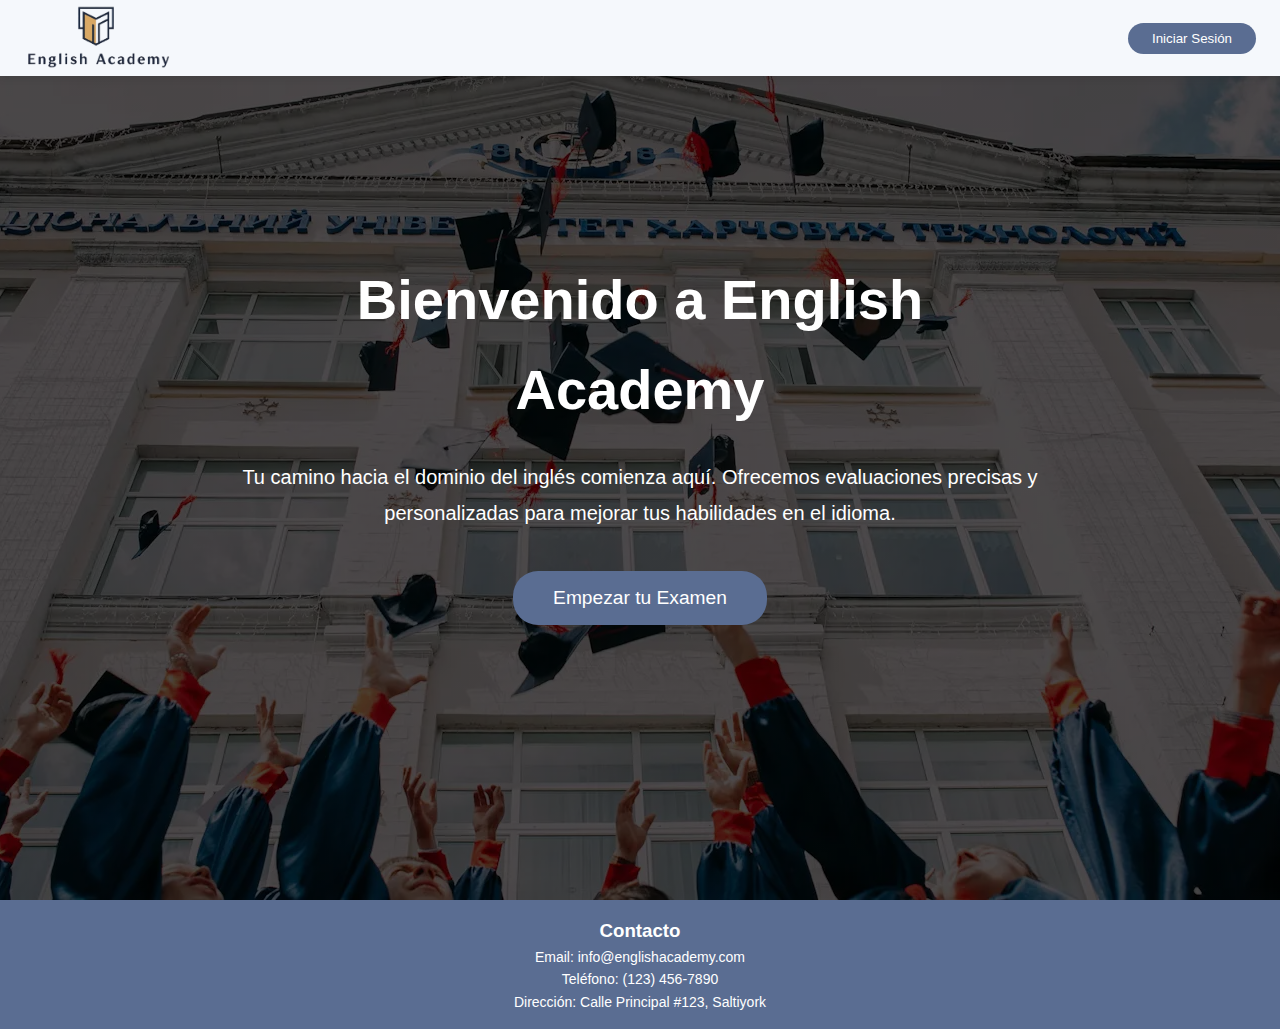
<file: index.html>
<!DOCTYPE html>
<html lang="es">

<head>
  <meta charset="UTF-8">
  <meta name="viewport" content="width=device-width, initial-scale=1.0">
  <title>English Academy</title>
  <link rel="stylesheet" href="css/base.css">
  <link rel="stylesheet" href="css/index.css">
</head>

<body>
  <header>
    <div class="logo">
      <img id="homeLogoBtn" alt="English Academy Logo" class="logo-img" src="src/img/LOGOEnglishAcademy.png"
        style="width: 150px; height: auto;" />
    </div>
    <div class="auth-section">
      <button id="loginBtn" class="auth-button">Iniciar Sesión</button>
      <div id="userProfile" class="user-profile hidden">
        <div class="profile-trigger">
          <img id="userProfileImg" alt="User Profile" class="profile-img" src="src/img/sinfoto.png" />
          <span id="userName"></span>
        </div>
        <div id="profileMenu" class="profile-menu hidden">
          <button id="viewProfileBtn">Mi Perfil</button>
          <button id="myExamsBtn">Mis Exámenes</button>
          <button id="myStatsBtn">Mis Estadísticas</button>
          <button id="logoutBtn">Cerrar Sesión</button>
        </div>
      </div>
    </div>
  </header>

  <main>
    <!-- Página Principal -->
    <section id="homePage" class="home-page">
      <div class="hero-content">
        <h1>Bienvenido a English Academy</h1>
        <p>Tu camino hacia el dominio del inglés comienza aquí. Ofrecemos evaluaciones precisas y personalizadas para
          mejorar tus habilidades en el idioma.</p>
        <button id="startExamBtn" class="cta-button">Empezar tu Examen</button>
      </div>
    </section>
  </main>

  <footer class="site-footer">
    <div class="footer-content">
      <div class="contact-info">
        <h3>Contacto</h3>
        <p>Email: info@englishacademy.com</p>
        <p>Teléfono: (123) 456-7890</p>
        <p>Dirección: Calle Principal #123, Saltiyork</p>
      </div>
    </div>
  </footer>
  <script src="js/base.js"></script>
  <script src="js/index.js"></script>

</body>

</html>
</file>
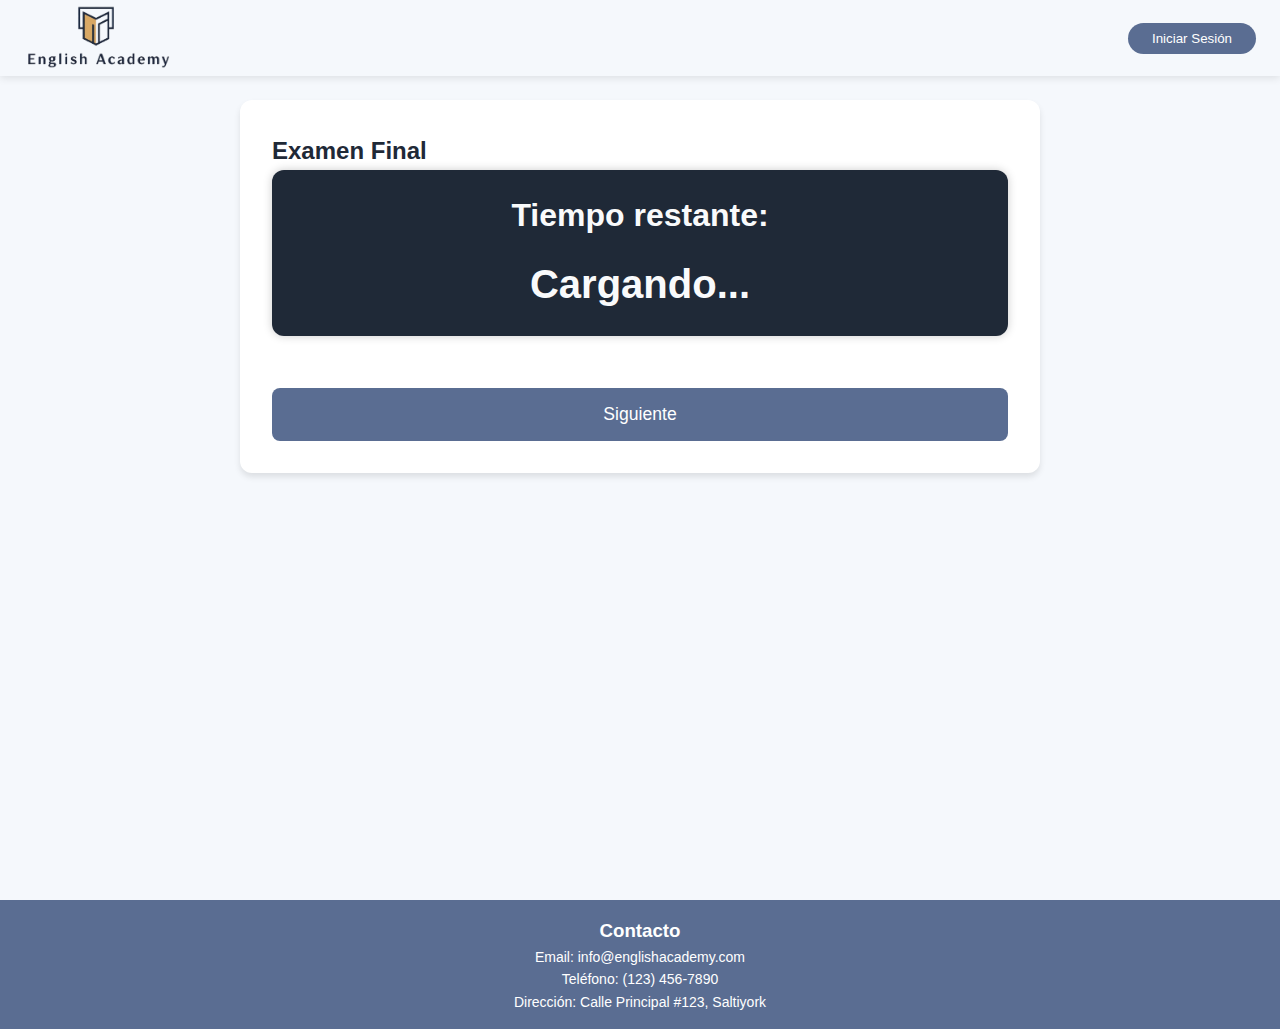
<file: exam-final.html>
<!DOCTYPE html>
<html lang="es">
<head>
  <meta charset="UTF-8">
  <meta name="viewport" content="width=device-width, initial-scale=1.0">
  <title>Examen Final - English Academy</title>
  <link rel="stylesheet" href="css/base.css">
  <link rel="stylesheet" href="css/exam-content.css">
  <link rel="stylesheet" href="css/timer.css"> <!-- Agregamos estilos del temporizador -->
</head>
<body>
  <header>
    <div class="logo">
      <img id="homeLogoBtn" alt="English Academy Logo" class="logo-img" src="src/img/LOGOEnglishAcademy.png" style="width: 150px; height: auto;" />
    </div>
    <div class="auth-section">
      <button id="loginBtn" class="auth-button">Iniciar Sesión</button>
      <div id="userProfile" class="user-profile hidden">
        <div class="profile-trigger">
          <img id="userProfileImg" alt="User Profile" class="profile-img" src="src/img/sinfoto.png" />
          <span id="userName"></span>
        </div>
        <div id="profileMenu" class="profile-menu hidden">
          <button id="viewProfileBtn">Mi Perfil</button>
          <button id="myExamsBtn">Mis Exámenes</button>
          <button id="myStatsBtn">Mis Estadísticas</button>
          <button id="logoutBtn">Cerrar Sesión</button>
        </div>
      </div>
    </div>
  </header>

  <main>
    <section class="exam-content-page">
      <div class="exam-questions-container">
        <h2>Examen Final</h2>
        
        <!-- Temporizador -->
        <div class="timer-box">
          <h1>Tiempo restante:</h1>
          <div id="countdown">Cargando...</div>
        </div>

        <div id="finalQuestions"></div>
        <button id="submitFinalExam" class="submit-exam-button">Siguiente</button>

        <div id="finalResults" class="exam-results hidden">
          <div class="score-circle">
            <div class="score-number">0%</div>
            <div class="score-label"></div>
          </div>
        </div>
      </div>
    </section>
  </main>

  <footer class="site-footer">
    <div class="footer-content">
      <div class="contact-info">
        <h3>Contacto</h3>
        <p>Email: info@englishacademy.com</p>
        <p>Teléfono: (123) 456-7890</p>
        <p>Dirección: Calle Principal #123, Saltiyork</p>
      </div>
    </div>
  </footer>
  
<script src="js/base.js"></script>
  <script src="js/exam-final.js"></script>
</body>
</html>
</file>
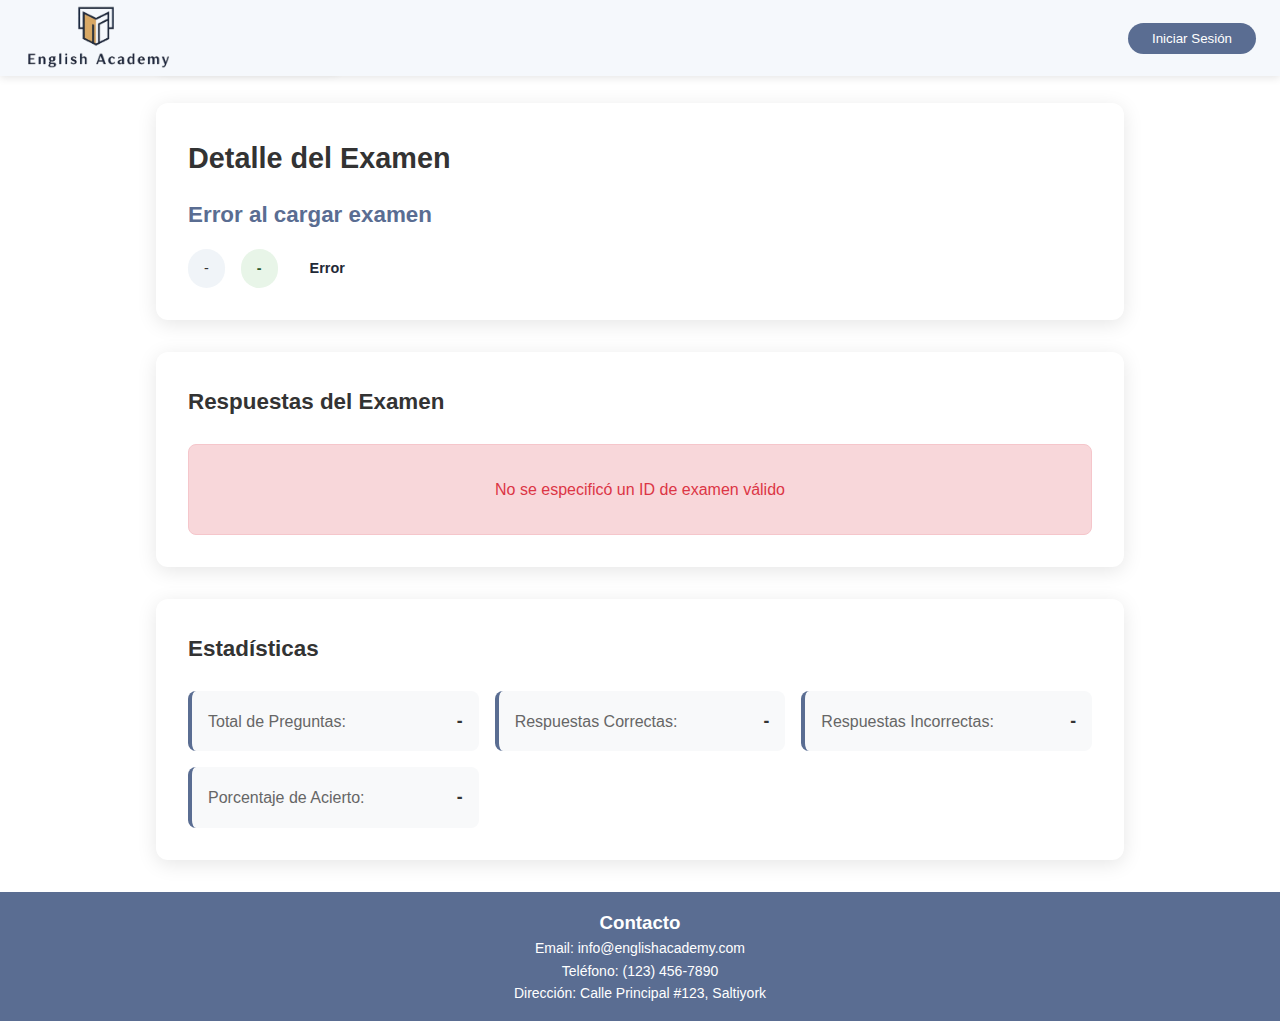
<file: exam-history.html>
<!DOCTYPE html>
<html lang="es">
<head>
  <meta charset="UTF-8">
  <meta name="viewport" content="width=device-width, initial-scale=1.0">
  <title>Historial de Examen - English Academy</title>
  <link rel="stylesheet" href="css/base.css">
  <link rel="stylesheet" href="css/exam-history.css">
</head>
<body>
  <header>
    <div class="logo">
      <img id="homeLogoBtn" alt="English Academy Logo" class="logo-img" src="src/img/LOGOEnglishAcademy.png" style="width: 150px; height: auto;" />
    </div>
    <div class="auth-section">
      <button id="loginBtn" class="auth-button">Iniciar Sesión</button>
      <div id="userProfile" class="user-profile hidden">
        <div class="profile-trigger">
          <img id="userProfileImg" alt="User Profile" class="profile-img" src="src/img/sinfoto.png" />
          <span id="userName"></span>
        </div>
        <div id="profileMenu" class="profile-menu hidden">
          <button id="viewProfileBtn">Mi Perfil</button>
          <button id="myExamsBtn">Mis Exámenes</button>
          <button id="myStatsBtn">Mis Estadísticas</button>
          <button id="logoutBtn">Cerrar Sesión</button>
        </div>
      </div>
    </div>
  </header>

  <main>
    <section class="history-page">
      <div class="history-container">
        <div class="back-button-container">
          <button id="backToResultsBtn" class="back-button">
            ← Volver a Resultados
          </button>
        </div>
        
        <div class="exam-summary">
          <h2>Detalle del Examen</h2>
          <div class="exam-info">
            <div class="exam-header">
              <h3 id="examTitle">Cargando...</h3>
              <div class="exam-metadata">
                <span id="examDate" class="exam-date"></span>
                <span id="examScore" class="exam-score"></span>
                <span id="examStatus" class="exam-status"></span>
              </div>
            </div>
          </div>
        </div>

        <div class="questions-container">
          <h3>Respuestas del Examen</h3>
          <div id="questionsHistory" class="questions-list">
            <div class="loading">Cargando historial del examen...</div>
          </div>
        </div>

        <div class="statistics-container">
          <h3>Estadísticas</h3>
          <div class="stats-grid">
            <div class="stat-item">
              <span class="stat-label">Total de Preguntas:</span>
              <span id="totalQuestions" class="stat-value">-</span>
            </div>
            <div class="stat-item">
              <span class="stat-label">Respuestas Correctas:</span>
              <span id="correctAnswers" class="stat-value">-</span>
            </div>
            <div class="stat-item">
              <span class="stat-label">Respuestas Incorrectas:</span>
              <span id="incorrectAnswers" class="stat-value">-</span>
            </div>
            <div class="stat-item">
              <span class="stat-label">Porcentaje de Acierto:</span>
              <span id="accuracyPercentage" class="stat-value">-</span>
            </div>
          </div>
        </div>
      </div>
    </section>
  </main>

  <footer class="site-footer">
    <div class="footer-content">
      <div class="contact-info">
        <h3>Contacto</h3>
        <p>Email: info@englishacademy.com</p>
        <p>Teléfono: (123) 456-7890</p>
        <p>Dirección: Calle Principal #123, Saltiyork</p>
      </div>
    </div>
  </footer>
  
  <script src="js/base.js"></script>
  <script src="js/exam-history.js"></script>
</body>
</html>
</file>
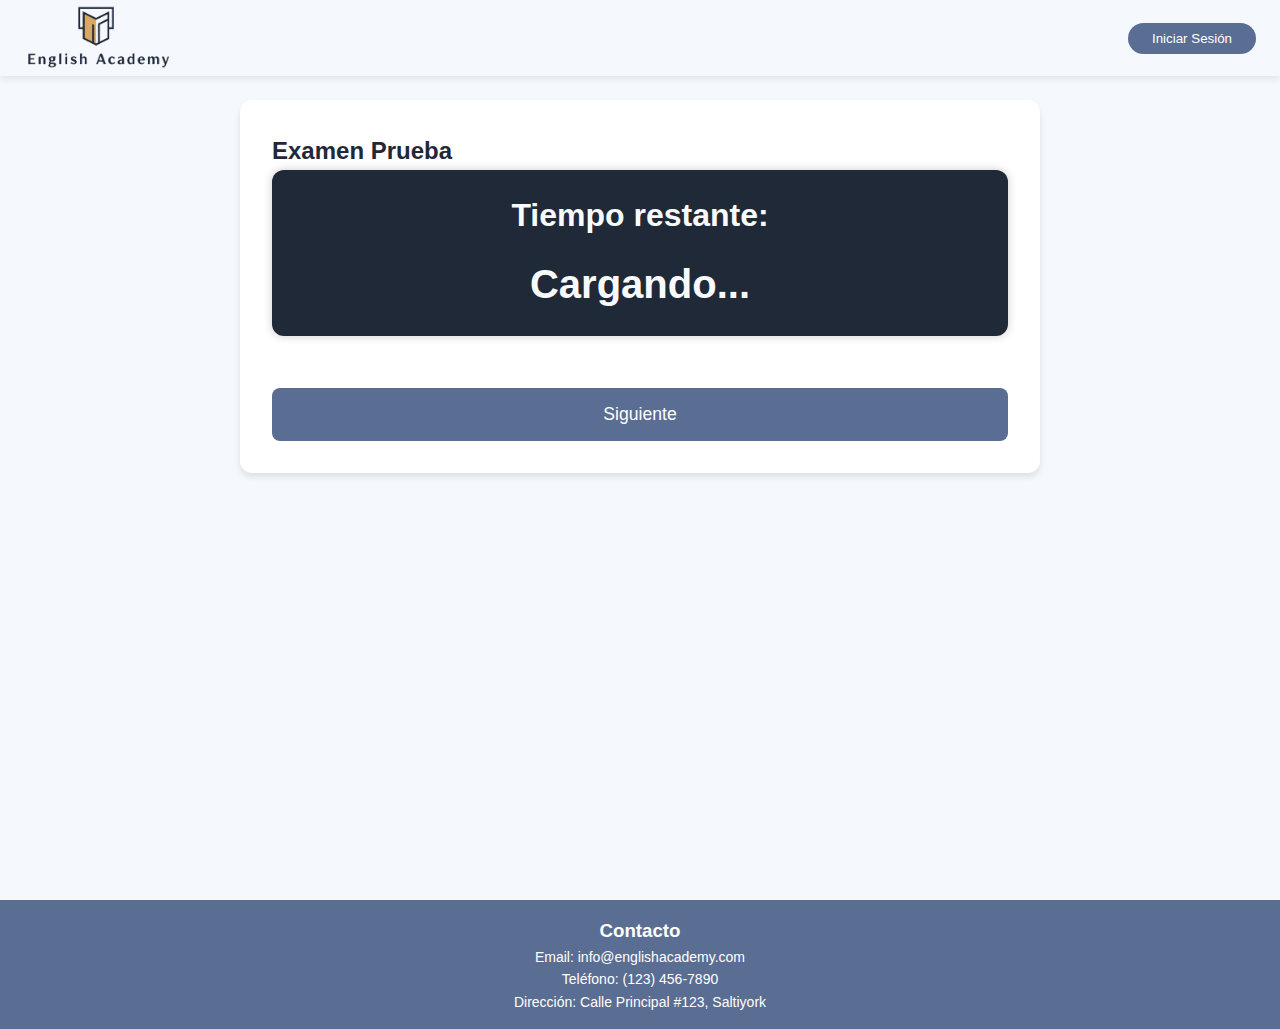
<file: exam-prueba.html>
<!-- exam-final.html -->
<!DOCTYPE html>
<html lang="es">
<head>
  <meta charset="UTF-8">
  <meta name="viewport" content="width=device-width, initial-scale=1.0">
  <title>Examen Final - English Academy</title>
  <link rel="stylesheet" href="css/base.css">
  <link rel="stylesheet" href="css/exam-content.css">
  <link rel="stylesheet" href="css/timer.css"> <!-- Agregamos estilos del temporizador -->
</head>

<body>
  <header>
    <div class="logo">
      <img id="homeLogoBtn" alt="English Academy Logo" class="logo-img" src="src/img/LOGOEnglishAcademy.png" style="width: 150px; height: auto;" />
    </div>
    <div class="auth-section">
      <button id="loginBtn" class="auth-button">Iniciar Sesión</button>
      <div id="userProfile" class="user-profile hidden">
        <div class="profile-trigger">
          <img id="userProfileImg" alt="User Profile" class="profile-img" src="src/img/sinfoto.png" />
          <span id="userName"></span>
        </div>
        <div id="profileMenu" class="profile-menu hidden">
          <button id="viewProfileBtn">Mi Perfil</button>
          <button id="myExamsBtn">Mis Exámenes</button>
          <button id="myStatsBtn">Mis Estadísticas</button>
          <button id="logoutBtn">Cerrar Sesión</button>
        </div>
      </div>
    </div>
  </header>

  <main>
    <section class="exam-content-page">
      <div class="exam-questions-container">
        <h2>Examen Prueba</h2>

        <!-- Temporizador -->
        <div class="timer-box">
          <h1>Tiempo restante:</h1>
          <div id="countdown">Cargando...</div>
        </div>

        <div id="pruebaQuestions"></div>
        <button id="submitPruebaExam" class="submit-exam-button">Siguiente</button>

        <div id="pruebaResults" class="exam-results hidden">
          <div class="score-circle">
            <div class="score-number">0%</div>
            <div class="score-label"></div>
          </div>
        </div>
      </div>
    </section>
  </main>

  <footer class="site-footer">
    <div class="footer-content">
      <div class="contact-info">
        <h3>Contacto</h3>
        <p>Email: info@englishacademy.com</p>
        <p>Teléfono: (123) 456-7890</p>
        <p>Dirección: Calle Principal #123, Saltiyork</p>
      </div>
    </div>
  </footer>

  <script src="js/base.js"></script>
  <script src="js/exam-prueba.js"></script>
</body>
</html>
</file>
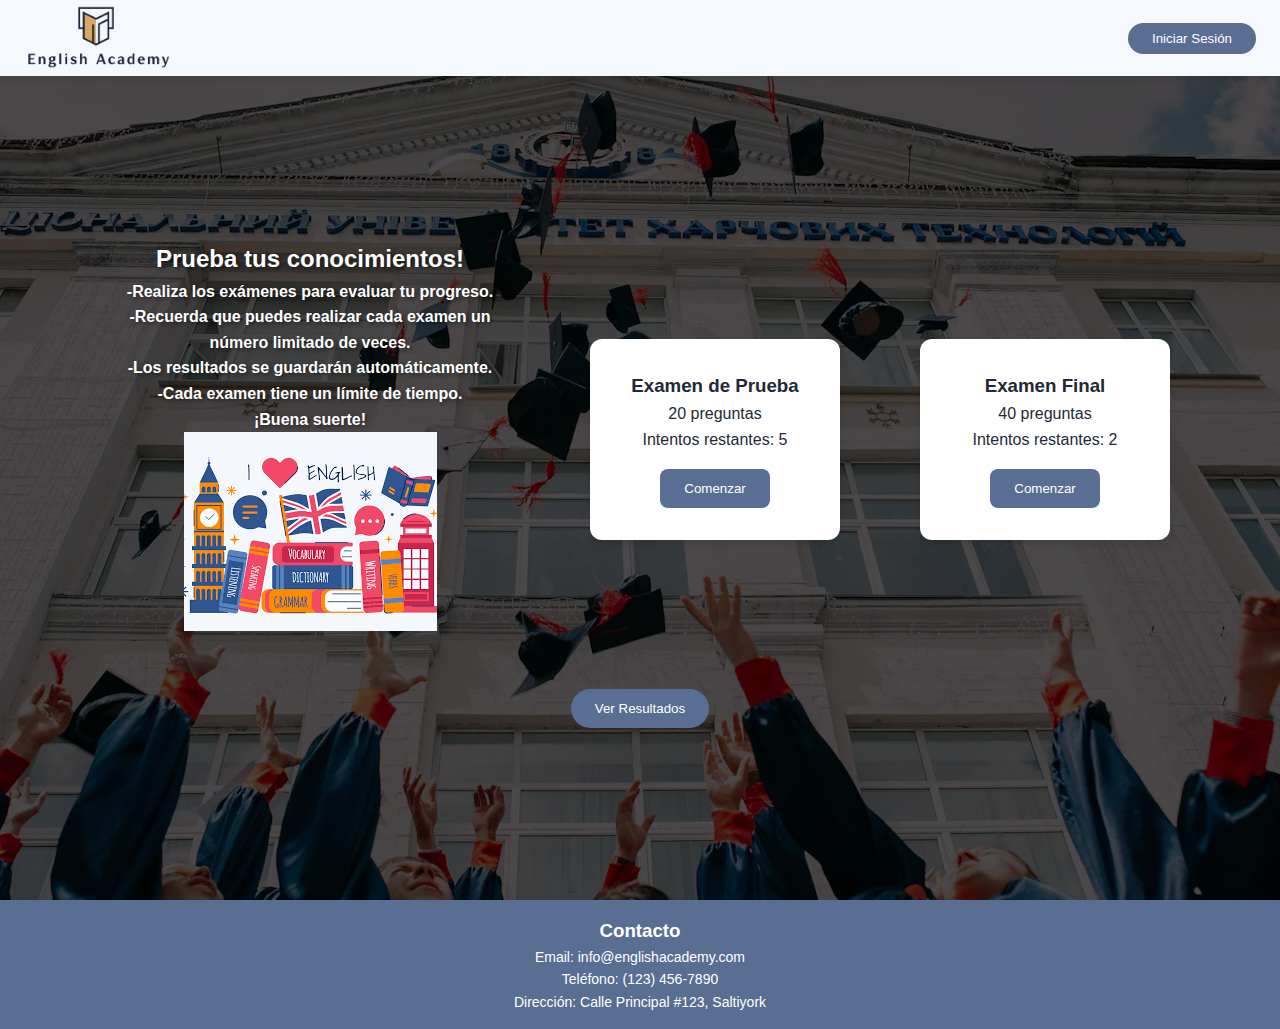
<file: exams.html>
<!DOCTYPE html>
<html lang="es">
<head>
  <meta charset="UTF-8">
  <meta name="viewport" content="width=device-width, initial-scale=1.0">
  <title>Mis Exámenes - English Academy</title>
  <link rel="stylesheet" href="css/base.css">
  <link rel="stylesheet" href="css/exams.css">
</head>
<body>
  <header>
    <div class="logo">
      <img id="homeLogoBtn" alt="English Academy Logo" class="logo-img" src="src/img/LOGOEnglishAcademy.png"
        style="width: 150px; height: auto;" />
    </div>
    <div class="auth-section">
      <button id="loginBtn" class="auth-button">Iniciar Sesión</button>
      <div id="userProfile" class="user-profile hidden">
        <div class="profile-trigger">
          <img id="userProfileImg" alt="User Profile" class="profile-img" src="src/img/sinfoto.png" />
          <span id="userName"></span>
        </div>
        <div id="profileMenu" class="profile-menu hidden">
          <button id="viewProfileBtn">Mi Perfil</button>
          <button id="myExamsBtn">Mis Exámenes</button>
          <button id="myStatsBtn">Mis Estadísticas</button>
          <button id="logoutBtn">Cerrar Sesión</button>
        </div>
      </div>
    </div>
  </header>

  <main>
    <section class="exam-page">
      <div class="exam-container">
        <div class="exam-title">
          <h2>Prueba tus conocimientos!</h2>
          <p>-Realiza los exámenes para evaluar tu progreso.</p>
          <p>-Recuerda que puedes realizar cada examen un número limitado de veces.</p>
          <p>-Los resultados se guardarán automáticamente.</p>
          <p>-Cada examen tiene un límite de tiempo.</p>
          <p>¡Buena suerte!</p>
          <img src="src/img/fondo1.png" alt="Exam Icon" class="exam-icon" />
        </div> 
        
        <div  class="exam-card">
          <h3>Examen de Prueba</h3>
          <p>20 preguntas</p>
          <p>Intentos restantes: <span id="practiceAttempts">5</span></p>
          <button id="startPracticeExam" class="exam-button">Comenzar</button>
        </div>
        <div class="exam-card">
          <h3>Examen Final</h3>
          <p>40 preguntas</p>
          <p>Intentos restantes: <span id="finalAttempts">2</span></p>
          <button id="startFinalExam" class="exam-button">Comenzar</button>
        </div>
      </div>
      <div style="display: flex; justify-content: center; margin-top: 50px;">
        <button id="viewResults" class="results-button">Ver Resultados</button>
      </div>
    </section>
  </main>

  <footer class="site-footer">
    <div class="footer-content">
      <div class="contact-info">
        <h3>Contacto</h3>
        <p>Email: info@englishacademy.com</p>
        <p>Teléfono: (123) 456-7890</p>
        <p>Dirección: Calle Principal #123, Saltiyork</p>
      </div>
    </div>
  </footer>
<script src="js/base.js"></script>
  <script src="js/exams.js"></script>
</body>
</html>
</file>
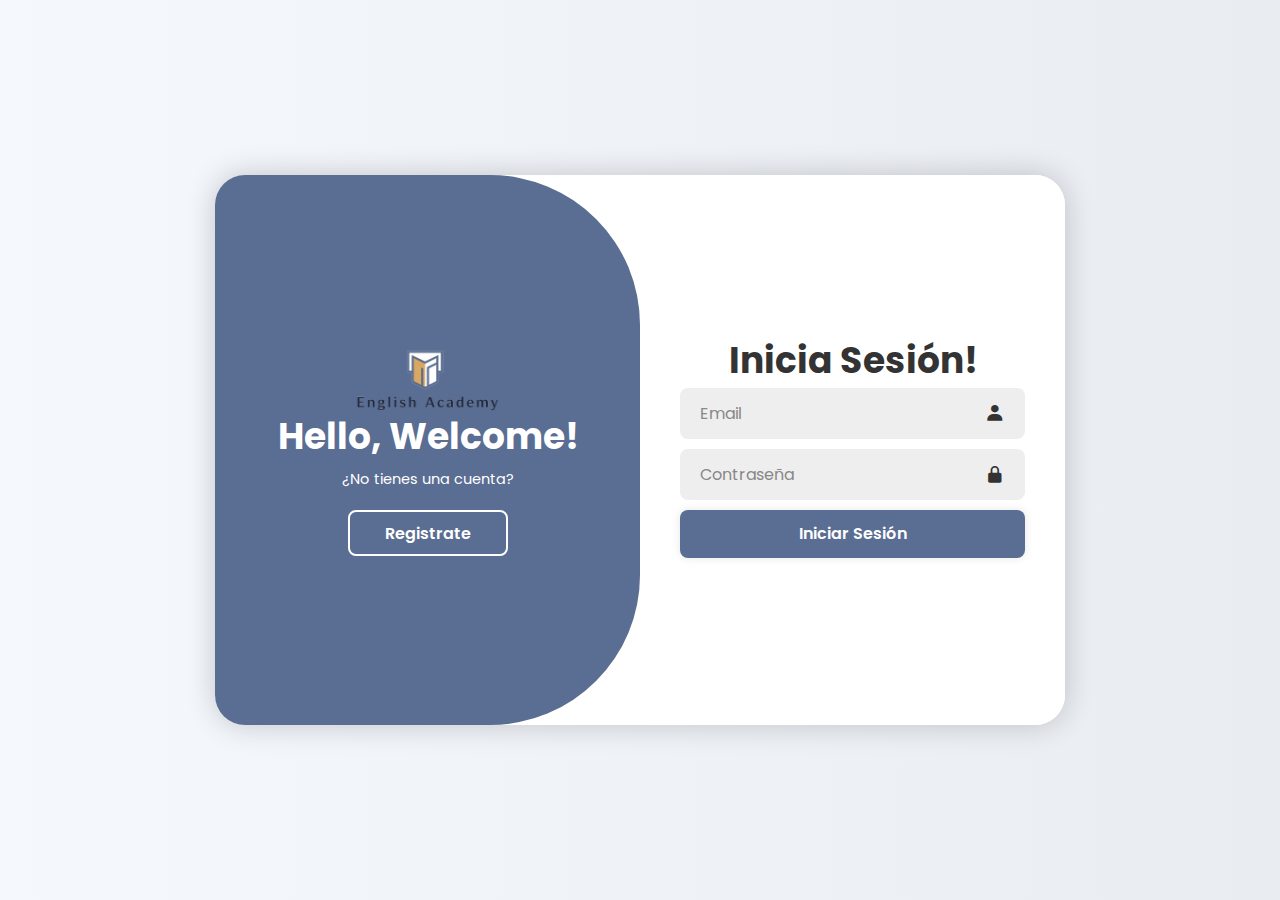
<file: login-signup.html>
<!DOCTYPE html>
<html lang="es">
<head>
  <meta charset="UTF-8">
  <meta name="viewport" content="width=device-width, initial-scale=1.0">
  <title>Inicio/Registro - English Academy</title>
  <link rel="stylesheet" href="css/login-singup.css">
  <link href="https://unpkg.com/boxicons@2.1.4/css/boxicons.min.css" rel="stylesheet">
</head>

<body>
   <div class="container">
    <div class="form-box login">
        <form onsubmit="submitLoginForm(event)" id="loginForm" action="#">
            
            <h1>Inicia Sesión!</h1>
            <div class="input-box">
              <input type="email" name="email" placeholder="Email" required>
                <i class='bx bxs-user'></i>
            </div>
            <div class="input-box">
              <input type="password" name="contraseña" placeholder="Contraseña" required>
                <i class='bx bxs-lock-alt' ></i>
            </div>
            <button type="submit" class="btn">Iniciar Sesión</button>
            
        </form>
    </div>

    <div class="form-box register">
        <form id="registerForm" onsubmit="submitForm(event)" action="#" autocomplete="off">
            <h1>Registro</h1>
            <div class="input-box">
                <input type="text" id="matricula" name="matricula" placeholder="Matrícula" required>
                <i class='bx bxs-user'></i>
            </div>
            <div class="input-box">
                <input type="text" id="nickname" name="username" placeholder="Username" required>
                <i class='bx bxs-user'></i>
            </div>
            <div class="input-box">
                <input type="text" name="nombre" placeholder="nombre" required>
                <i class='bx bxs-user'></i>
            </div>
            <div class="input-box">
                <input type="text" name="paterno" placeholder="Apellido Paterno" required>
                <i class='bx bxs-user'></i>
            </div>
            <div class="input-box">
                <input type="text" name="materno" placeholder="Apellido Materno" required>
                <i class='bx bxs-user'></i>
            </div>
            <div class="input-box">
                <input type="email" name="email" placeholder="Email" required>
                <i class='bx bxs-envelope' ></i>
            </div>
            <div class="input-box">
                <input type="password" name="contraseña" placeholder="Contraseña" required>
                <i class='bx bxs-lock-alt' ></i>
            </div>
            <button type="submit" class="btn">Crear cuenta</button>
            
        </form>
    </div>

    <div class="toggle-box">

        <div class="toggle-panel toggle-left">
            <div class="logo">
                <img id="homeLogoBtn" alt="English Academy Logo" class="logo-img" src="src/img/LOGOEnglishAcademypng.png" style="width: 150px; height: auto;" />
              </div>
            <h1>Hello, Welcome!</h1>
            <p>¿No tienes una cuenta?</p>
            <button class="btn register-btn">Registrate</button>
        </div>

        <div class="toggle-panel toggle-right">
            <div class="logo">
                <img id="homeLogoBtn" alt="English Academy Logo" class="logo-img" src="src/img/LOGOEnglishAcademypng.png" style="width: 150px; height: auto;" />
              </div>
            <h1>Welcome Back!</h1>
            <p>¿Ya tienes una cuenta?</p>
            <button class="btn login-btn">Inicia Sesión</button>
        </div>
    </div>
</div>

<script src="js/login-signup.js"></script>
</body>
</html>
</file>
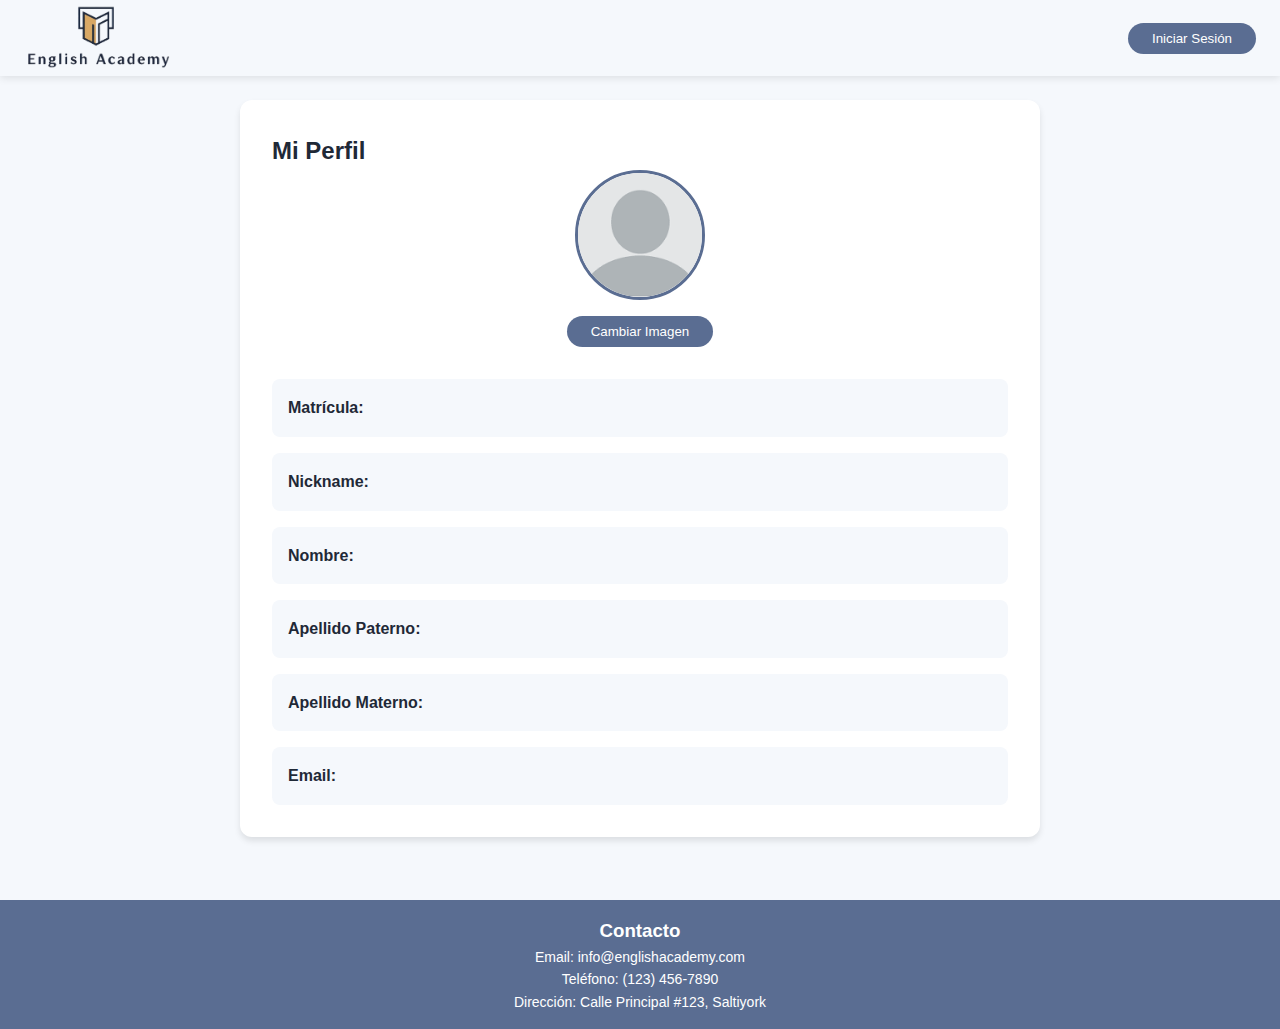
<file: profile.html>
<!DOCTYPE html>
<html lang="es">
<head>
  <meta charset="UTF-8">
  <meta name="viewport" content="width=device-width, initial-scale=1.0">
  <title>Mi Perfil - English Academy</title>
  <link rel="stylesheet" href="css/base.css">
  <link rel="stylesheet" href="css/profile.css">
</head>
<body>
  <header>
    <div class="logo">
      <img id="homeLogoBtn" alt="English Academy Logo" class="logo-img" src="src/img/LOGOEnglishAcademy.png" style="width: 150px; height: auto;" />
    </div>
    <div class="auth-section">
      <button id="loginBtn" class="auth-button">Iniciar Sesión</button>
      <div id="userProfile" class="user-profile hidden">
        <div class="profile-trigger">
          <img id="userProfileImg" alt="User Profile" class="profile-img" src="src/img/sinfoto.png" />
          <span id="userName"></span>
        </div>
        <div id="profileMenu" class="profile-menu hidden">
          <button id="viewProfileBtn">Mi Perfil</button>
          <button id="myExamsBtn">Mis Exámenes</button>
          <button id="myStatsBtn">Mis Estadísticas</button>
          <button id="logoutBtn">Cerrar Sesión</button>
        </div>
      </div>
    </div>
  </header>

  <main>
    <section class="profile-page">
      <div class="profile-container">
        <h2>Mi Perfil</h2>
        <div class="profile-image-section">
          <img id="profileImage" alt="Profile Picture" class="large-profile-img" src="src/img/sinfoto.png">
          <button id="uploadImageBtn" class="auth-button">
            Cambiar Imagen
          </button>
          <input type="file" id="imageUpload" accept="image/*" style="display: none;">
        </div>
        <div class="profile-details">
          <p><strong>Matrícula:</strong> <span id="profileMatricula"></span></p>
          <p><strong>Nickname:</strong> <span id="profileNickname"></span></p>
          <p><strong>Nombre:</strong> <span id="profileName"></span></p>
          <p><strong>Apellido Paterno:</strong> <span id="profileLastName1"></span></p>
          <p><strong>Apellido Materno:</strong> <span id="profileLastName2"></span></p>
          <p><strong>Email:</strong> <span id="profileEmail"></span></p>
        </div>
      </div>
    </section>
  </main>

  <footer class="site-footer">
    <div class="footer-content">
      <div class="contact-info">
        <h3>Contacto</h3>
        <p>Email: info@englishacademy.com</p>
        <p>Teléfono: (123) 456-7890</p>
        <p>Dirección: Calle Principal #123, Saltiyork</p>
      </div>
    </div>
  </footer>
<script src="js/base.js"></script>
<script src="js/profile.js"></script>
</body>
</html>
</file>
<file: css/base.css>
/* Estilos Globales y Comunes */
:root {
  --primary-color: #5A6D92;
  --secondary-color: #D7A860;
  --text-color: #1f2937;
  --background-color: #F5F8FC;
  --white: #ffffff;
  --error-color: #ef4444;
}

* {
  margin: 0;
  padding: 0;
  box-sizing: border-box;
}

body {
  font-family: 'Arial', sans-serif;
  line-height: 1.6;
  color: var(--text-color);
}

/* Header Styles */
header {
  display: flex;
  justify-content: space-between;
  align-items: center;
  padding: 0rem 1.5rem;
  background-color: var(--background-color);
  box-shadow: 0 2px 8px rgba(0, 0, 0, 0.1);
  width: 100%;
  position: fixed;
  z-index: 1000;
}

.logo-img {
  height: 50px;
  width: auto;
  cursor: pointer;
  transition: transform 0.3s ease;
}

.logo-img:hover {
  transform: scale(1.05);
}

/* Auth Section Styles */
.auth-button {
  padding: 0.5rem 1.5rem;
  background-color: var(--primary-color);
  color: var(--white);
  border: none;
  border-radius: 25px;
  cursor: pointer;
  transition: all 0.3s ease;
  font-weight: 500;
}

.auth-button:hover {
  background-color: var(--secondary-color);
  transform: translateY(-2px);
  color: #222222;

}

.user-profile {
  position: relative;
}

.profile-trigger {
  display: flex;
  align-items: center;
  gap: 1rem;
  cursor: pointer;
  padding: 0.5rem;
  border-radius: 25px;
  transition: background-color 0.3s ease;
}

.profile-trigger:hover {
  background-color: var(--background-color);
}

.profile-img {
  width: 40px;
  height: 40px;
  border-radius: 50%;
  object-fit: cover;
  border: 2px solid var(--primary-color);
}

.profile-menu {
  position: absolute;
  top: 100%;
  right: 0;
  background-color: var(--white);
  border-radius: 8px;
  box-shadow: 0 4px 12px rgba(0, 0, 0, 0.1);
  padding: 0.5rem;
  min-width: 200px;
  margin-top: 0.5rem;
}

.profile-menu button {
  width: 100%;
  padding: 0.75rem 1rem;
  text-align: left;
  background: none;
  border: none;
  border-radius: 4px;
  cursor: pointer;
  transition: background-color 0.3s ease;
}

.profile-menu button:hover {
  background-color: var(--background-color);
  color: var(--primary-color);
}

/* Footer Styles */
.site-footer {
  background-color: var(--primary-color);
  color: var(--white);
  text-align: center;
  padding: 1rem;
  position: relative;
  bottom: 0;
  width: 100%;
}

.site-footer p {
  margin: 0;
  font-size: 0.875rem;
}

.site-footer a {
  color: var(--white);
  text-decoration: none;
  font-weight: bold;
}

.site-footer a:hover {
  text-decoration: underline;
}

/* Utilidades */
.hidden {
  display: none;
}
</file>
<file: css/index.css>
/* Estilos de la Página Principal */
.home-page {
  min-height: 100vh;
  padding-top: 80px;
  background-image: linear-gradient(rgba(0, 0, 0, 0.7), rgba(0, 0, 0, 0.7)),
    url('../src/img/bg.webp');
  background-size: cover;
  background-position: center;
  background-attachment: fixed;
  display: flex;
  align-items: center;
  justify-content: center;
  text-align: center;
  color: var(--white);
}

.hero-content {
  position: relative;
  top: -50px;
  max-width: 800px;
  margin: 0 auto;
}

.hero-content h1 {
  font-size: 3.5rem;
  margin-bottom: 1.5rem;
  font-weight: 700;
}

.hero-content p {
  font-size: 1.25rem;
  margin-bottom: 2.5rem;
  line-height: 1.8;
}

.cta-button {
  padding: 1rem 2.5rem;
  font-size: 1.2rem;
  background-color: var(--primary-color);
  color: var(--white);
  border: none;
  border-radius: 25px;
  cursor: pointer;
  transition: all 0.3s ease;
  font-weight: 500;
}

.cta-button:hover {
  background-color: var(--secondary-color);
  color: #222222;
  transform: translateY(-2px);
}
</file>
<file: css/exam-content.css>
/* Estilos para el Contenido de Exámenes */
.exam-content-page {
  min-height: 100vh;
  padding-top: 100px;
  padding-bottom: 2rem;
  background-color: var(--background-color);
}

.exam-questions-container {
  max-width: 800px;
  margin: 0 auto;
  background-color: var(--white);
  padding: 2rem;
  border-radius: 12px;
  box-shadow: 0 4px 6px rgba(0, 0, 0, 0.1);
}

.submit-exam-button {
  width: 100%;
  padding: 1rem;
  margin-top: 2rem;
  background-color: var(--primary-color);
  color: var(--white);
  border: none;
  border-radius: 8px;
  cursor: pointer;
  font-size: 1.1rem;
  transition: all 0.3s ease;
}

.submit-exam-button:hover {
  background-color: var(--secondary-color);
  transform: translateY(-2px);
}

/* Estilos para los resultados del examen */
.exam-results {
  text-align: center;
  padding: 2rem 0;
}

/* Cambio de círculo a cuadrado para mostrar la calificación */
.score-circle {
  width: 150px;
  height: 150px;
  /* Eliminamos el border-radius para que sea un cuadrado */
  background-color: #f0f0f0;
  margin: 0 auto 2rem;
  display: flex;
  flex-direction: column;
  justify-content: center;
  align-items: center;
  /* Añadimos sombra para resaltar el cuadrado */
  border-radius: 10px;
}

.score-number {
  font-size: 2.5rem;
  font-weight: bold;
  color: var(--text-color);
}

.score-label {
  font-size: 1.2rem;
  font-weight: bold;
  margin-top: 0.5rem;
}

.exam-info-results {
  margin: 2rem 0;
  padding: 1.5rem;
  background-color: #f9f9f9;
  border-radius: 8px;
  text-align: left;
}

.exam-info-results h3 {
  margin-bottom: 1rem;
  color: var(--primary-color);
}

.exam-info-results p {
  margin: 0.5rem 0;
  font-size: 1.1rem;
}

.exit-exam-button {
  padding: 1rem 2rem;
  background-color: var(--secondary-color);
  color: var(--white);
  border: none;
  border-radius: 8px;
  cursor: pointer;
  font-size: 1.1rem;
  transition: all 0.3s ease;
  margin-top: 1.5rem;
}

.exit-exam-button:hover {
  background-color: var(--primary-color);
  transform: translateY(-2px);
}

.exam-error {
  color: #e74c3c;
  margin: 2rem 0;
}
</file>
<file: css/timer.css>
/* css/timer.css */

.timer-box {
    background-color: #1f2937;
    padding: 20px;
    border-radius: 12px;
    text-align: center;
    margin-bottom: 20px;
    color: #f9fafb;
    box-shadow: 0 0 10px rgba(0, 0, 0, 0.2);
  }
  
  #countdown {
    font-size: 2.5rem;
    font-weight: bold;
    margin-top: 10px;
  }
</file>
<file: css/exam-history.css>
/* Contenedor principal del historial */
.history-page {
    min-height: calc(100vh - 140px);
    padding: 2rem 0;
    background: linear-gradient(to bottom, var(--secundary-color-light), var(--primary-color));
    /* background-color: var(--background-color); */
}

.history-container {
    max-width: 1000px;
    margin: 0 auto;
    padding: 0 1rem;
}

/* Botón de regreso */
.back-button-container {
    margin-bottom: 2rem;
}

.back-button {
    background: rgba(255, 255, 255, 0.9);
    border: none;
    padding: 0.75rem 1.5rem;
    border-radius: 8px;
    color: #333;
    font-weight: 500;
    cursor: pointer;
    transition: all 0.3s ease;
    box-shadow: 0 2px 10px rgba(0, 0, 0, 0.1);
}

.back-button:hover {
    background: white;
    transform: translateY(-2px);
    box-shadow: 0 4px 15px rgba(0, 0, 0, 0.2);
}

/* Resumen del examen */
.exam-summary {
    background: white;
    border-radius: 12px;
    padding: 2rem;
    margin-bottom: 2rem;
    box-shadow: 0 4px 20px rgba(0, 0, 0, 0.1);
}

.exam-summary h2 {
    margin: 0 0 1rem 0;
    color: #333;
    font-size: 1.8rem;
}

.exam-header h3 {
    margin: 0 0 1rem 0;
    color: #5A6D92;
    font-size: 1.4rem;
}

.exam-metadata {
    display: flex;
    gap: 1rem;
    flex-wrap: wrap;
}

.exam-date {
    background: #f0f4f8;
    padding: 0.5rem 1rem;
    border-radius: 20px;
    color: #333;
    font-size: 0.9rem;
}

.exam-score {
    background: #e8f5e8;
    color: #2d5a2d;
    padding: 0.5rem 1rem;
    border-radius: 20px;
    font-weight: 600;
    font-size: 0.9rem;
}

.exam-status {
    padding: 0.5rem 1rem;
    border-radius: 20px;
    font-weight: 600;
    font-size: 0.9rem;
}

.exam-status.approved {
    background: #d4edda;
    color: #155724;
}

.exam-status.failed {
    background: #f8d7da;
    color: #721c24;
}

/* Contenedor de preguntas */
.questions-container {
    background: white;
    border-radius: 12px;
    padding: 2rem;
    margin-bottom: 2rem;
    box-shadow: 0 4px 20px rgba(0, 0, 0, 0.1);
}

.questions-container h3 {
    margin: 0 0 1.5rem 0;
    color: #333;
    font-size: 1.4rem;
}

.questions-list {
    display: flex;
    flex-direction: column;
    gap: 1.5rem;
}

/* Elementos de pregunta */
.question-item {
    border: 1px solid #e0e6ed;
    border-radius: 8px;
    padding: 1.5rem;
    background: #fafbfc;
}

.question-header {
    display: flex;
    justify-content: space-between;
    align-items: flex-start;
    margin-bottom: 1rem;
}

.question-number {
    background: #5A6D92;
    color: white;
    padding: 0.3rem 0.8rem;
    border-radius: 15px;
    font-size: 0.9rem;
    font-weight: 600;
}

.question-result {
    padding: 0.3rem 0.8rem;
    border-radius: 15px;
    font-size: 0.9rem;
    font-weight: 600;
}

.question-result.correct {
    background: #d4edda;
    color: #155724;
}

.question-result.incorrect {
    background: #f8d7da;
    color: #721c24;
}

.question-result.not-answered {
    background: #f8d7da;
    color: #721c24;
}

.question-text {
    font-size: 1.1rem;
    color: #333;
    margin-bottom: 1rem;
    line-height: 1.5;
}

.question-image {
    display: block;
    max-width: 100%;
    height: 200px;
    object-fit: contain;
    margin: 1rem auto;
    border-radius: 8px;
    box-shadow: 0 2px 10px rgba(0, 0, 0, 0.1);
}

.answers-container {
    display: grid;
    gap: 0.8rem;
}

.answer-option {
    padding: 0.8rem 1rem;
    border-radius: 8px;
    border: 2px solid transparent;
    transition: all 0.3s ease;
}

.answer-option strong {
  color: var(--primary-color);
  margin-right: 0.5rem;
  font-weight: 600;
}

.answer-option.user-answer-correct {
    border-color: #28a745;
    background: #d4edda;
    color: #155724;
    font-weight: 500;
}

.answer-option.user-answer-correct strong {
  color: #155724;
}

.answer-option.user-answer-incorrect {
    border-color: #dc3545;
    background: #f8d7da;
    color: #721c24;
    font-weight: 500;
}

.answer-option.user-answer-incorrect strong {
  color: #721c24;
}

.answer-option.default {
    background: #f8f9fa;
    color: #6c757d;
}

.answer-option.default strong {
  color: #6c757d;
}

/* Tiempo de respuesta */
.response-time {
    margin-top: 1rem;
    padding-top: 0.5rem;
    border-top: 1px solid #e0e6ed;
}

.response-time small {
    color: #666;
    font-style: italic;
}

/* Contenedor de estadísticas */
.statistics-container {
    background: white;
    border-radius: 12px;
    padding: 2rem;
    box-shadow: 0 4px 20px rgba(0, 0, 0, 0.1);
}

.statistics-container h3 {
    margin: 0 0 1.5rem 0;
    color: #333;
    font-size: 1.4rem;
}

.stats-grid {
    display: grid;
    grid-template-columns: repeat(auto-fit, minmax(250px, 1fr));
    gap: 1rem;
}

.stat-item {
    display: flex;
    justify-content: space-between;
    align-items: center;
    padding: 1rem;
    background: #f8f9fa;
    border-radius: 8px;
    border-left: 4px solid #5A6D92;
}

.stat-label {
    color: #666;
    font-weight: 500;
}

.stat-value {
    color: #333;
    font-weight: 600;
    font-size: 1.1rem;
}

/* Estados de carga y error */
.loading {
    text-align: center;
    padding: 2rem;
    color: #666;
    font-style: italic;
}

.error-message {
    text-align: center;
    padding: 2rem;
    color: #dc3545;
    background: #f8d7da;
    border-radius: 8px;
    border: 1px solid #f5c6cb;
}

/* Responsive design */
@media (max-width: 768px) {
    .history-container {
        padding: 0 0.5rem;
    }
    
    .exam-summary,
    .questions-container,
    .statistics-container {
        padding: 1.5rem;
    }
    
    .exam-metadata {
        flex-direction: column;
        align-items: flex-start;
    }
    
    .question-header {
        flex-direction: column;
        gap: 0.5rem;
    }
    
    .stats-grid {
        grid-template-columns: 1fr;
    }
    
    .stat-item {
        flex-direction: column;
        gap: 0.5rem;
        text-align: center;
    }
}

@media (max-width: 480px) {
    .history-page {
        padding: 1rem 0;
    }
    
    .exam-summary,
    .questions-container,
    .statistics-container {
        padding: 1rem;
    }
    
    .exam-summary h2 {
        font-size: 1.5rem;
    }
    
    .questions-container h3,
    .statistics-container h3 {
        font-size: 1.2rem;
    }
}
</file>
<file: css/exams.css>
/* Estilos de la Página de Exámenes */
.exam-page {
  min-height: 100vh;
  padding-top: 100px;
  padding-bottom: 2rem;
  background-image: linear-gradient(rgba(0, 0, 0, 0.7), rgba(0, 0, 0, 0.7)),
    url('../src/img/bg.webp');
  background-size: cover;
  background-position: center;
  background-attachment: fixed;
  display: flex;
  align-items: center;
  justify-content: center;
  text-align: center;
  flex-direction: column;
}

.exam-title {
  margin-bottom: 1rem;
  color: var(--white);
  font-size: 1rem;
  font-weight: 700;
  text-shadow: 2px 2px 4px rgba(0, 0, 0, 0.5);
  max-width: 400px;
  margin: auto;
}

.results-button {
  padding: 0.75rem 1.5rem;
  background-color: var(--primary-color);
  color: var(--white);
  border: none;
  border-radius: 25px;
  cursor: pointer;
  transition: all 0.3s ease;
}

.results-button:hover {
  background-color: var(--secondary-color);
  transform: translateY(-2px);
  color: #222222;
}

.results-button:disabled {
  background-color: #9ca3af;
  cursor: not-allowed;
}

.exam-container {
  max-width: 1200px;
  margin: 0 auto;
  display: flex;
  flex-wrap: wrap;
  gap: 5rem;
  padding: 0 1rem;
}

.exam-card {
  background-color: var(--white);
  padding: 2rem;
  border-radius: 12px;
  box-shadow: 0 4px 6px rgba(0, 0, 0, 0.1);
  text-align: center;
  transition: transform 0.3s ease;
  margin: auto;
  position: relative;
  width: 250px;
}

.exam-card:hover {
  transform: translateY(-5px);
  
}

.exam-button {
  margin-top: 1rem;
  padding: 0.75rem 1.5rem;
  background-color: var(--primary-color);
  color: var(--white);
  border: none;
  border-radius: 8px;
  cursor: pointer;
  transition: all 0.3s ease;
}

.exam-button:hover:not(:disabled) {
  background-color: var(--secondary-color);
  transform: translateY(-2px);
  color: #222222;

}

.exam-button:disabled {
  background-color: #9ca3af;
  cursor: not-allowed;
}
</file>
<file: css/login-singup.css>
@import url('https://fonts.googleapis.com/css2?family=Poppins:ital,wght@0,100;0,200;0,300;0,400;0,500;0,600;0,700;0,800;0,900;1,100;1,200;1,300;1,400;1,500;1,600;1,700;1,800;1,900&display=swap');

*{
    margin: 0;
    padding: 0;
    box-sizing: border-box;
    font-family: "Poppins", sans-serif;
    text-decoration: none;
    list-style: none;
}

body{
    display: flex;
    justify-content: center;
    align-items: center;
    min-height: 100vh;
    background: linear-gradient(90deg, #F5F8FC, #e9edf2);
}

.container{
    position: relative;
    width: 850px;
    height: 550px;
    background: #fff;
    margin: 20px;
    border-radius: 30px;
    box-shadow: 0 0 30px rgba(0, 0, 0, .2);
    overflow: hidden;
}

    .container h1{
        font-size: 36px;
        margin: -10px 0;
    }

    .container p{
        font-size: 14.5px;
        margin: 15px 0;
    }

form{ width: 100%; }

.form-box{
    position: absolute;
    right: 0;
    width: 50%;
    height: 100%;
    background: #fff;
    display: flex;
    align-items: center;
    color: #333;
    text-align: center;
    padding: 40px;
    z-index: 1;
    transition: .6s ease-in-out 1.2s, visibility 0s 1s;
}

    .container.active .form-box{ right: 50%; }

    .form-box.register{ visibility: hidden; }
        .container.active .form-box.register{ visibility: visible; }

.input-box{
    position: relative;
    margin: 10px 0;
}

    .input-box input{
        width: 100%;
        padding: 13px 50px 13px 20px;
        background: #eee;
        border-radius: 8px;
        border: none;
        outline: none;
        font-size: 16px;
        color: #333;
        font-weight: 500;
    }

        .input-box input::placeholder{
            color: #888;
            font-weight: 400;
        }
    
    .input-box i{
        position: absolute;
        right: 20px;
        top: 50%;
        transform: translateY(-50%);
        font-size: 20px;
    }

.btn{
    width: 100%;
    height: 48px;
    background: #5A6D92;
    border-radius: 8px;
    box-shadow: 0 0 10px rgba(0, 0, 0, .1);
    border: none;
    cursor: pointer;
    font-size: 16px;
    color: #fff;
    font-weight: 600;
}

.toggle-box{
    position: absolute;
    width: 100%;
    height: 100%;
}

    .toggle-box::before{
        content: '';
        position: absolute;
        left: -250%;
        width: 300%;
        height: 100%;
        background: #5A6D92;
        /* border: 2px solid red; */
        border-radius: 150px;
        z-index: 2;
        transition: 1.8s ease-in-out;
    }

        .container.active .toggle-box::before{ left: 50%; }

.toggle-panel{
    position: absolute;
    width: 50%;
    height: 100%;
    /* background: seagreen; */
    color: #fff;
    display: flex;
    flex-direction: column;
    justify-content: center;
    align-items: center;
    z-index: 2;
    transition: .6s ease-in-out;
}

    .toggle-panel.toggle-left{ 
        left: 0;
        transition-delay: 1.2s; 
    }
        .container.active .toggle-panel.toggle-left{
            left: -50%;
            transition-delay: .6s;
        }

    .toggle-panel.toggle-right{ 
        right: -50%;
        transition-delay: .6s;
    }
        .container.active .toggle-panel.toggle-right{
            right: 0;
            transition-delay: 1.2s;
        }

    .toggle-panel p{ margin-bottom: 20px; }

    .toggle-panel .btn{
        width: 160px;
        height: 46px;
        background: transparent;
        border: 2px solid #fff;
        box-shadow: none;
    }

@media screen and (max-width: 650px){
    .container{ height: calc(100vh - 40px); }

    .form-box{
        bottom: 0;
        width: 100%;
        height: 70%;
    }

        .container.active .form-box{
            right: 0;
            bottom: 30%;
        }

    .toggle-box::before{
        left: 0;
        top: -270%;
        width: 100%;
        height: 300%;
        border-radius: 20vw;
    }

        .container.active .toggle-box::before{
            left: 0;
            top: 70%;
        }

        .container.active .toggle-panel.toggle-left{
            left: 0;
            top: -30%;
        }

    .toggle-panel{ 
        width: 100%;
        height: 30%;
    }
        .toggle-panel.toggle-left{ top: 0; }
        .toggle-panel.toggle-right{
            right: 0;
            bottom: -30%;
        }

            .container.active .toggle-panel.toggle-right{ bottom: 0; }
}

@media screen and (max-width: 400px){
    .form-box { padding: 20px; }

    .toggle-panel h1{font-size: 30px; }
}
</file>
<file: css/profile.css>
/* Estilos de la Página de Perfil */
.profile-page {
  min-height: 100vh;
  padding-top: 100px;
  padding-bottom: 2rem;
  background-color: var(--background-color);
}

.profile-container {
  max-width: 800px;
  margin: 0 auto;
  background-color: var(--white);
  padding: 2rem;
  border-radius: 12px;
  box-shadow: 0 4px 6px rgba(0, 0, 0, 0.1);
}

.profile-image-section {
  display: flex;
  flex-direction: column;
  align-items: center;
  text-align: center;
  margin-bottom: 2rem;
}

.large-profile-img {
  width: 130px;
  aspect-ratio: 1 / 1;
  border-radius: 50%;
  object-fit: cover;
  margin-bottom: 1rem;
  border: 3px solid var(--primary-color);
}

.profile-details {
  display: grid;
  gap: 1rem;
}

.profile-details p {
  padding: 1rem;
  background-color: var(--background-color);
  border-radius: 8px;
}
</file>
